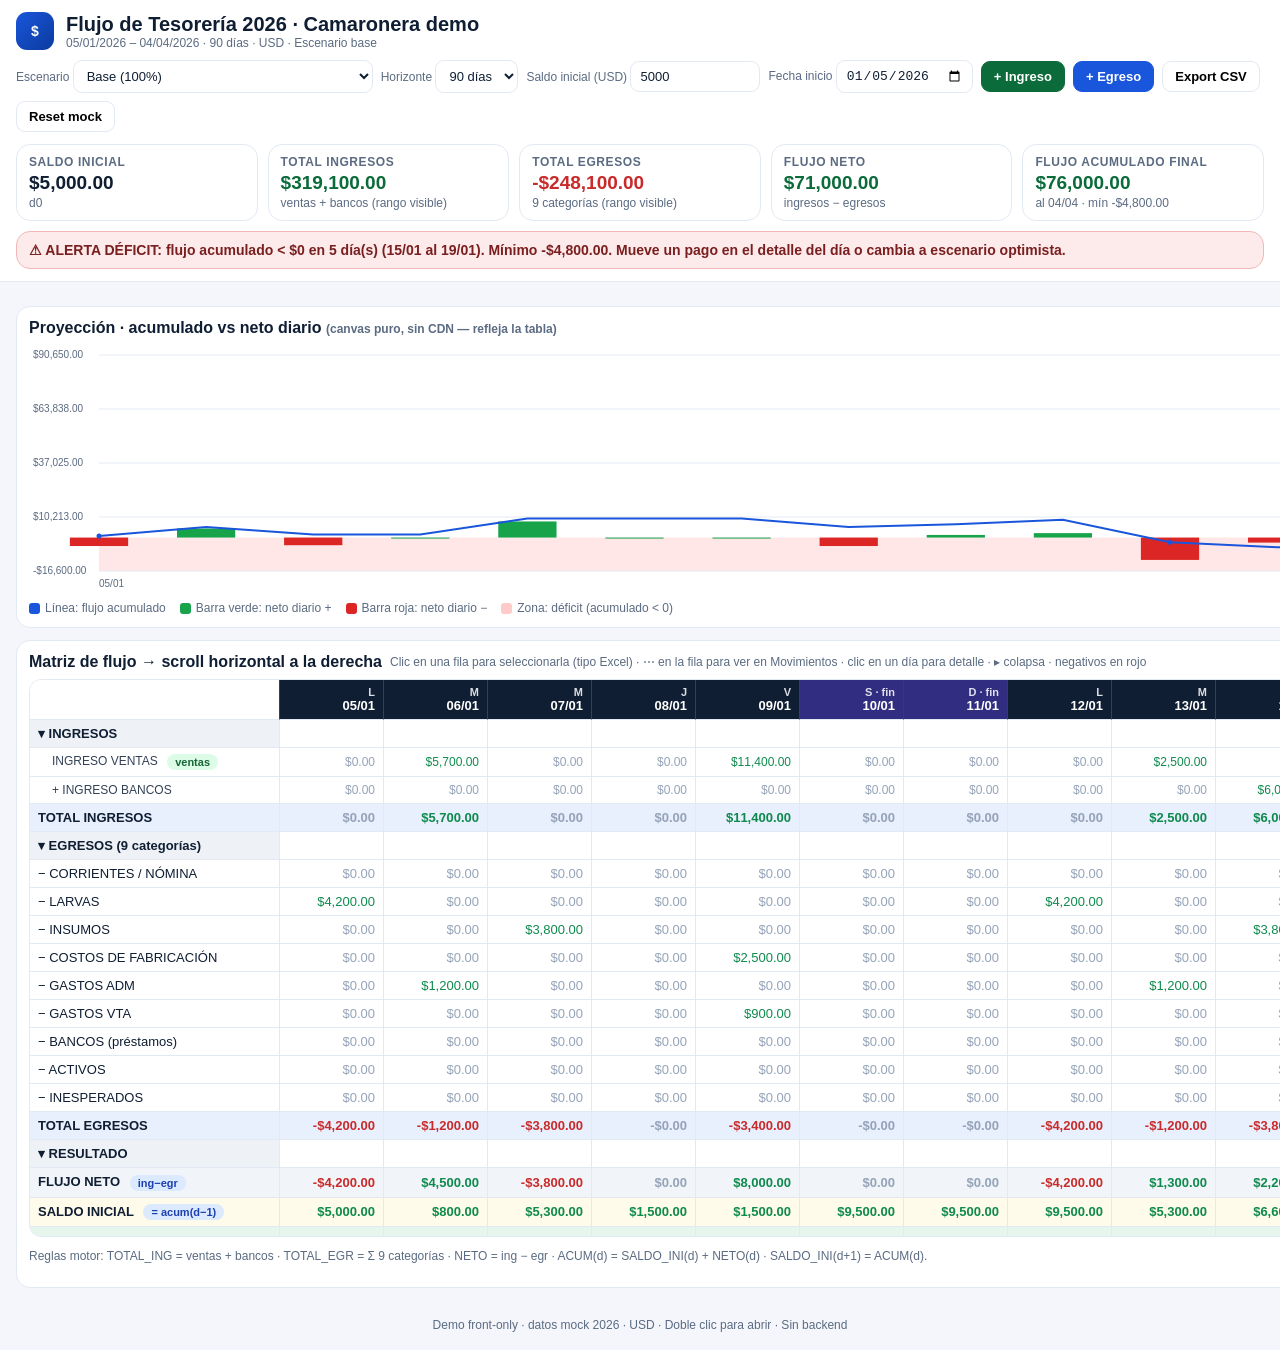
<file: docs/flujo-demo-2026.html>
<!DOCTYPE html>
<html lang="es-MX">
<head>
<meta charset="UTF-8">
<meta name="viewport" content="width=device-width, initial-scale=1.0">
<title>Flujo de Tesorería 2026 — Demo</title>
<!-- Single-file demo: sin dependencias. Todo inline (CSS+JS puros) para abrir con doble clic, con o sin internet.
     Si se desea, puede agregarse CDN (Tailwind/Chart.js); el render actual es el fallback puro garantizado. -->
<style>
  :root{
    --bg:#f4f6fb; --card:#ffffff; --ink:#0f1e33; --mut:#5b6b82; --line:#e3e9f2;
    --green:#0e8a4d; --green-bg:#e6f6ec; --red:#c92a2a; --red-bg:#fdeaea;
    --blue:#1a56db; --blue-bg:#e8effd; --amber:#b7791f; --amber-bg:#fdf3dd;
    --green-d:#0B6B3A; --blue-d:#0B3B9E; --radius:14px;
  }
  *{box-sizing:border-box}
  html,body{margin:0;padding:0}
  body{background:var(--bg);color:var(--ink);font-family:"Inter",-apple-system,"Segoe UI",Roboto,Arial,sans-serif;font-size:14px}
  .num,.kpi-val,td.monto,th.dia{font-variant-numeric:tabular-nums;font-feature-settings:"tnum" 1}
  header.top{position:sticky;top:0;z-index:50;background:var(--card);border-bottom:1px solid var(--line)}
  .wrap{max-width:1400px;margin:0 auto;padding:12px 16px}
  .brand{display:flex;align-items:center;gap:12px;flex-wrap:wrap}
  .logo{width:38px;height:38px;border-radius:11px;background:linear-gradient(135deg,#1a56db,#0B3B9E);color:#fff;display:flex;align-items:center;justify-content:center;font-weight:800}
  h1{font-size:20px;margin:0}
  .sub{color:var(--mut);font-size:12px}
  .controls{display:flex;gap:8px;flex-wrap:wrap;margin-top:10px;align-items:center}
  .controls label{font-size:12px;color:var(--mut)}
  select,input[type="date"],input[type="number"],input[type="text"]{border:1px solid var(--line);border-radius:9px;padding:7px 9px;font-size:13px;background:#fff;color:var(--ink)}
  button{border:1px solid var(--line);background:#fff;border-radius:9px;padding:7px 12px;font-size:13px;cursor:pointer;font-weight:600}
  button:hover{border-color:#b9c6da;background:#f8fafc}
  button.primary{background:var(--blue);border-color:var(--blue);color:#fff}
  button.success{background:var(--green-d);border-color:var(--green-d);color:#fff}
  button.warn{background:#fff}
  button:focus-visible,select:focus-visible,input:focus-visible,[tabindex]:focus-visible{outline:3px solid var(--blue);outline-offset:2px}
  .sr-only{position:absolute;width:1px;height:1px;padding:0;margin:-1px;overflow:hidden;clip:rect(0 0 0 0);white-space:nowrap;border:0}
  .kpis{display:grid;grid-template-columns:repeat(5,1fr);gap:10px;margin-top:12px}
  @media(max-width:900px){.kpis{grid-template-columns:repeat(2,1fr)}.kpis .kpi:last-child{grid-column:span 2}}
  .kpi{background:var(--card);border:1px solid var(--line);border-radius:var(--radius);padding:10px 12px}
  .kpi .t{font-size:12px;color:var(--mut);text-transform:uppercase;letter-spacing:.05em;font-weight:700}
  .kpi .v{font-size:19px;font-weight:800;margin-top:3px}
  .kpi .d{font-size:12px;color:var(--mut);margin-top:2px}
  .pos{color:var(--green-d)} .neg{color:var(--red)}
  .alert{display:none;margin-top:10px;border:1px solid #f3b7b7;background:var(--red-bg);color:#7a1f1f;border-radius:var(--radius);padding:10px 12px;font-weight:600}
  .alert.show{display:block}
  .alert.ok{display:block;border-color:#b7e3c5;background:var(--green-bg);color:#0c5a32}
  .grid2{display:grid;grid-template-columns:1fr;gap:12px;margin-top:12px}
  .card{background:var(--card);border:1px solid var(--line);border-radius:var(--radius);padding:12px}
  .card h2{font-size:16px;margin:0 0 8px 0}
  .hint{font-size:12px;color:var(--mut)}
  canvas#chart{width:100%;height:250px;display:block}
  .legend{display:flex;gap:14px;font-size:12px;color:var(--mut);margin-top:6px;flex-wrap:wrap}
  .dot{display:inline-block;width:11px;height:11px;border-radius:3px;margin-right:5px;vertical-align:middle}
  /* ===== Matriz horizontal ===== */
  .matriz-bar{display:flex;gap:8px;align-items:center;flex-wrap:wrap;margin-bottom:8px}
  .matriz-wrap{overflow:auto;max-height:62vh;border:1px solid var(--line);border-radius:12px;background:#fff}
  table.matriz{border-collapse:separate;border-spacing:0;min-width:max-content;font-size:13px}
  .matriz th,.matriz td{border-bottom:1px solid var(--line);border-right:1px solid var(--line);padding:6px 8px;white-space:nowrap;text-align:right}
  .matriz thead th{position:sticky;top:0;z-index:5;background:#0f1e33;color:#fff;border-right-color:#334155;min-width:104px;cursor:pointer}
  .matriz thead th .wd{display:block;font-size:11px;opacity:.85;font-weight:700}
  .matriz thead th .dt{display:block;font-size:13px;font-weight:800}
  .matriz thead th.fin{background:#312e81}
  .matriz thead th.defday{background:#7a1f1f}
  .matriz thead th.selday{background:var(--blue)}
  .matriz thead th.corner{left:0;z-index:8;min-width:250px;text-align:left;cursor:default}
  .matriz th.concept,.matriz th.corner{position:sticky;left:0;z-index:4;background:#fff;text-align:left;min-width:250px;max-width:250px;overflow:hidden;text-overflow:ellipsis}
  .matriz tbody th.concept{font-weight:400}
  .matriz tr.grp th.concept{background:#eef2f7;font-weight:800;cursor:pointer}
  .matriz tr.sub th.concept{padding-left:22px;color:#334155;font-weight:400}
  .matriz tr.total td,.matriz tr.total th{background:var(--blue-bg);font-weight:800}
  .matriz tr.neto td,.matriz tr.neto th{background:#f1f5f9;font-weight:800}
  .matriz tr.acum td,.matriz tr.acum th{background:#e6f6ec;font-weight:800}
  .matriz tr.saldoini td,.matriz tr.saldoini th{background:#fffbeb;font-weight:700}
  .matriz tr.liquido td,.matriz tr.liquido th{background:#f5f3ff;font-weight:800}
  .matriz td.neg{background:var(--red-bg);color:var(--red);font-weight:700}
  .matriz td.pos{color:var(--green)}
  .matriz td.cero{color:#94a3b8}
  .matriz tr.hidden{display:none}
  /* ===== Selección tipo Excel (una fila a la vez, sin conceptos en la matriz) ===== */
  .matriz tbody tr.selable th.concept{cursor:pointer}
  .matriz tbody tr.selable:hover th.concept,.matriz tbody tr.selable:hover td{background:#f7faff}
  .matriz tbody tr.selrow th.concept,.matriz tbody tr.selrow td{background:#eaf3ff!important;box-shadow:inset 3px 0 var(--blue)}
  .matriz tbody tr.selrow th.concept{font-weight:800;color:var(--blue-d)}
  .matriz tbody tr.selable:focus-visible{outline:3px solid var(--blue);outline-offset:-3px}
  .concept-in{display:flex;align-items:center;justify-content:space-between;gap:8px}
  .rowdots{display:none;border:1px solid #b9c6da;background:#fff;border-radius:7px;padding:1px 8px;font-size:15px;line-height:1.4;cursor:pointer;font-weight:800;letter-spacing:1px}
  tr.selrow .rowdots{display:inline-block}
  .rowdots:hover{background:var(--blue);border-color:var(--blue);color:#fff}
  .rowmenu{position:fixed;z-index:120;background:#fff;border:1px solid var(--line);border-radius:10px;box-shadow:0 10px 28px rgba(15,30,51,.18);padding:6px;min-width:210px}
  .rowmenu[hidden]{display:none}
  .rowmenu .rm-title{font-size:12px;color:var(--mut);font-weight:700;padding:6px 8px;text-transform:uppercase;letter-spacing:.04em}
  .rowmenu button.item{display:flex;width:100%;text-align:left;border:0;background:#fff;border-radius:7px;padding:9px 10px;font-size:13px;font-weight:600}
  .rowmenu button.item:hover{background:var(--blue-bg)}
  .movmodal{width:600px;max-width:96vw}
  .movmodal .sub{color:var(--mut);font-size:12px;margin:4px 0 6px 0}
  .movlist{max-height:52vh;overflow:auto;margin-top:10px;border:1px solid var(--line);border-radius:10px}
  table.movtab{width:100%;border-collapse:collapse;font-size:13px}
  table.movtab th{position:sticky;top:0;background:#0f1e33;color:#fff;text-align:left;padding:8px 10px;font-size:12px}
  table.movtab td{border-top:1px solid var(--line);padding:8px 10px;text-align:left;vertical-align:top}
  table.movtab td.num{text-align:right;white-space:nowrap}
  .movtotal{display:flex;justify-content:space-between;font-weight:800;padding:10px 2px 0 2px}
  .pill{display:inline-block;font-size:11px;font-weight:700;border-radius:99px;padding:2px 8px;margin-left:6px;vertical-align:middle}
  .pill.in{background:#dcfce7;color:#166534}.pill.out{background:#fee2e2;color:#991b1b}.pill.calc{background:#dbeafe;color:#1e40af}
  /* ===== Drawer ===== */
  .drawer{position:fixed;top:0;right:0;width:400px;max-width:94vw;height:100vh;background:#fff;border-left:1px solid var(--line);box-shadow:-12px 0 30px rgba(0,0,0,.12);transform:translateX(105%);visibility:hidden;transition:transform .22s ease,visibility .22s;z-index:90;display:flex;flex-direction:column}
  .drawer.open{transform:none;visibility:visible}
  @media (prefers-reduced-motion: reduce){.drawer{transition:none}}
  .drawer header{padding:14px 16px;border-bottom:1px solid var(--line);display:flex;justify-content:space-between;align-items:center}
  .drawer .body{padding:14px 16px;overflow:auto}
  .mov{border:1px solid var(--line);border-radius:10px;padding:8px;margin-bottom:8px}
  .mov .row1{display:flex;justify-content:space-between;font-weight:700}
  .mov .row2{display:flex;gap:6px;margin-top:7px;flex-wrap:wrap;align-items:center}
  .mov button{padding:4px 8px;font-size:12px}
  .mov .row2 button{min-height:44px;min-width:44px}
  /* ===== Modal ===== */
  .overlay{position:fixed;inset:0;background:rgba(15,30,51,.45);display:none;z-index:100;align-items:center;justify-content:center;padding:16px}
  .overlay.show{display:flex}
  .modal{background:#fff;border-radius:var(--radius);padding:18px;width:380px;max-width:94vw}
  .modal h3{margin:0 0 10px 0}
  .field{margin-bottom:10px}
  .field label{display:block;font-size:12px;color:var(--mut);margin-bottom:4px;font-weight:700}
  .field input,.field select{width:100%}
  .err{display:none;color:#7a1f1f;background:var(--red-bg);border:1px solid #f3b7b7;border-radius:9px;padding:7px 9px;font-size:13px;margin-bottom:10px}
  .err.show{display:block}
  .mrow{display:flex;gap:8px;justify-content:flex-end;margin-top:12px}
  footer{color:var(--mut);font-size:12px;text-align:center;padding:18px}
  .toolbar-note{font-size:12px;color:var(--mut)}
</style>
</head>
<body>

<header class="top">
  <div class="wrap">
    <div class="brand">
      <div class="logo">$</div>
      <div>
        <h1>Flujo de Tesorería 2026 · Camaronera demo</h1>
        <div class="sub" id="rangoLabel">05/01/2026 – 05/04/2026 · 90 días · USD · Saldo inicial editable</div>
      </div>
    </div>
    <div class="controls">
      <label>Escenario
        <select id="selEscenario">
          <option value="base" selected>Base (100%)</option>
          <option value="optimista">Optimista (cobros ×1.15, pagos ×0.95)</option>
          <option value="pesimista">Pesimista (cobros ×0.70, inesperados +10%)</option>
        </select>
      </label>
      <label>Horizonte
        <select id="selHorizonte">
          <option value="30">30 días</option>
          <option value="60">60 días</option>
          <option value="90" selected>90 días</option>
        </select>
      </label>
      <label>Saldo inicial (USD)
        <input type="number" id="inpSaldo" value="5000" step="100" min="0" style="width:130px">
      </label>
      <label>Fecha inicio
        <input type="date" id="inpFecha" value="2026-01-05">
      </label>
      <button class="success" id="btnIngreso">+ Ingreso</button>
      <button class="primary" id="btnEgreso">+ Egreso</button>
      <button id="btnCSV" title="Exportar matriz visible a CSV">Export CSV</button>
      <button id="btnReset" class="warn" title="Regenerar datos mock">Reset mock</button>
    </div>
    <div class="kpis">
      <div class="kpi"><div class="t">Saldo inicial</div><div class="v num" id="kSaldo">—</div><div class="d" id="kSaldoD">d0</div></div>
      <div class="kpi"><div class="t">Total ingresos</div><div class="v num pos" id="kIng">—</div><div class="d">ventas + bancos (rango visible)</div></div>
      <div class="kpi"><div class="t">Total egresos</div><div class="v num neg" id="kEgr">—</div><div class="d">9 categorías (rango visible)</div></div>
      <div class="kpi"><div class="t">Flujo neto</div><div class="v num" id="kNeto">—</div><div class="d">ingresos − egresos</div></div>
      <div class="kpi"><div class="t">Flujo acumulado final</div><div class="v num" id="kAcum">—</div><div class="d" id="kAcumD">—</div></div>
    </div>
    <div class="alert" id="alertBox"></div>
  </div>
</header>

<main class="wrap">
  <div class="grid2">
    <section class="card">
      <h2>Proyección · acumulado vs neto diario <span class="hint">(canvas puro, sin CDN — refleja la tabla)</span></h2>
      <canvas id="chart" height="250" role="img" aria-label="Gráfico de flujo: línea de acumulado y barras de neto diario. Resumen disponible en la matriz y los KPIs."></canvas>
      <div class="legend">
        <span><i class="dot" style="background:#1a56db"></i>Línea: flujo acumulado</span>
        <span><i class="dot" style="background:#16a34a"></i>Barra verde: neto diario +</span>
        <span><i class="dot" style="background:#dc2626"></i>Barra roja: neto diario −</span>
        <span><i class="dot" style="background:#fecaca"></i>Zona: déficit (acumulado &lt; 0)</span>
      </div>
    </section>

    <section class="card">
      <div class="matriz-bar">
        <h2 style="margin:0">Matriz de flujo → scroll horizontal a la derecha</h2>
        <span class="toolbar-note">Clic en una fila para seleccionarla (tipo Excel) · ⋯ en la fila para ver en Movimientos · clic en un día para detalle · ▸ colapsa · negativos en rojo</span>
      </div>
      <div class="matriz-wrap" id="matrizWrap">
        <table class="matriz" id="matriz"></table>
      </div>
      <p class="hint">Reglas motor: TOTAL_ING = ventas + bancos · TOTAL_EGR = Σ 9 categorías · NETO = ing − egr · ACUM(d) = SALDO_INI(d) + NETO(d) · SALDO_INI(d+1) = ACUM(d).</p>
    </section>
  </div>
</main>

<aside class="drawer" id="drawer" aria-label="Detalle del día">
  <header>
    <div><strong id="dwTitle">Detalle del día</strong><div class="sub" id="dwSub"></div></div>
    <button id="dwClose">✕</button>
  </header>
  <div class="body" id="dwBody"></div>
</aside>

<div class="rowmenu" id="rowmenu" hidden>
  <div class="rm-title" id="rowmenuTitle">Fila</div>
  <button class="item" id="rowmenuGo">Ver en Movimientos →</button>
</div>

<div class="overlay" id="movOverlay">
  <div class="modal movmodal" role="dialog" aria-modal="true" aria-labelledby="movTitle">
    <h3 id="movTitle">Movimientos</h3>
    <div class="sub" id="movSub"></div>
    <div class="movlist" id="movBody"></div>
    <div class="movtotal"><span id="movCount"></span><span class="num" id="movTotal"></span></div>
    <div class="mrow"><button id="movClose">Cerrar</button></div>
  </div>
</div>

<div class="overlay" id="overlay">
  <div class="modal" role="dialog" aria-modal="true" aria-labelledby="mTitle">
    <h3 id="mTitle">+ Ingreso</h3>
    <div class="err" id="mError" role="alert" aria-live="polite"></div>
    <div class="field"><label for="mFecha">Fecha</label><input type="date" id="mFecha"></div>
    <div class="field" id="fCliente"><label for="mCliente">Cliente</label><select id="mCliente"></select></div>
    <div class="field" id="fCategoria" style="display:none"><label for="mCategoria">Categoría de egreso</label><select id="mCategoria"></select></div>
    <div class="field" id="fBene" style="display:none"><label for="mBene">Beneficiario / concepto</label><input type="text" id="mBene" placeholder="Ej. Proveedor insumos" maxlength="80"></div>
    <div class="field" id="fBanco" style="display:none"><label for="mBanco">Cuenta (solo ingreso por bancos)</label>
      <select id="mBanco"><option>Préstamo Bco Pichincha</option><option>Préstamo Bco Guayaquil</option><option>Préstamo Bco Internacional</option><option>Otro ingreso bancario</option></select></div>
    <div class="field"><label for="mTipoIng">Tipo de ingreso (solo +Ingreso)</label>
      <select id="mTipoIng"><option value="venta">Por ventas (cliente)</option><option value="banco">Por bancos</option></select></div>
    <div class="field"><label for="mMonto">Monto USD</label><input type="number" id="mMonto" min="1" step="10" value="1000"></div>
    <div class="mrow"><button id="mCancel">Cancelar</button><button class="success" id="mSave">Guardar (recalcula)</button></div>
  </div>
</div>

<footer>Demo front-only · datos mock 2026 · USD · Doble clic para abrir · Sin backend</footer>

<script>
"use strict";
/* =====================================================================
   SECCIÓN 1 — DATA MOCK (partimos de cero, 2026, USD)
   ===================================================================== */
const CLIENTES = ["ACUICOLA ROMAR","AGROCAMARON","ARGUDO ZAMBRANO","CABRERA DAVILA","CAMARONERA CAMANMOR","PACIFICCAM","PRODUMAR","EXPORCAMBRIT"];
const CATEGORIAS = [
  {id:"NOMINA",  label:"CORRIENTES / NÓMINA"},
  {id:"LARVAS",  label:"LARVAS"},
  {id:"INSUMOS", label:"INSUMOS"},
  {id:"FABRICA", label:"COSTOS DE FABRICACIÓN"},
  {id:"GADM",    label:"GASTOS ADM"},
  {id:"GVTA",    label:"GASTOS VTA"},
  {id:"BANCOS",  label:"BANCOS (préstamos)"},
  {id:"ACTIVOS", label:"ACTIVOS"},
  {id:"INESPER", label:"INESPERADOS"}
];
const BENES = {NOMINA:["Nómina quincenal"],LARVAS:["Larvicultura Santa Rosa"],INSUMOS:["Balanceados Pronaca"],FABRICA:["Planta proceso"],GADM:["Oficina / servicios"],GVTA:["Fletes / comisiones"],BANCOS:["PICH 400K","PICH 700K","INTER 60K"],ACTIVOS:["Compra equipo"],INESPER:["Varios imprevistos"]};

// RNG con semilla: reset mock regenera exactamente lo mismo
function mulberry32(a){return function(){a|=0;a=a+0x6D2B79F5|0;let t=Math.imul(a^a>>>15,1|a);t=t+Math.imul(t^t>>>7,61|t)^t;return((t^t>>>14)>>>0)/4294967296}}
const rnd = mulberry32(20260105);
const pick=(r,arr)=>arr[Math.floor(r()*arr.length)];
const money=(r,min,max,step=100)=>Math.round((min+r()*(max-min))/step)*step;

const state = {
  dias: 90,
  horizonte: 90,
  saldoInicial0: 5000,
  escenario: "base",
  startISO: "2026-01-05",
  cobros: [],       // {id, cliente, dia, monto}
  ingBancos: [],    // {id, concepto, dia, monto}
  pagos: [],        // {id, bene, cat, dia, monto}
  ajustes: {},      // dia -> ajuste manual saldo líquido
  collapsed: new Set(),
  selDay: null,
  selRow: null,   // fila seleccionada tipo Excel (id de fila agregada, sin conceptos)
  seq: 1
};

function genMock(){
  state.cobros=[]; state.ingBancos=[]; state.pagos=[]; state.ajustes={}; state.seq=1;
  const r = mulberry32(20260105);
  // Cobros 2-3 por semana, $2,500–$18,000. Semana del 12–18 ene (días idx 7..13) casi sin cobros => semana negativa mock.
  for(let w=0; w<13; w++){
    const negWeek = (w===1); // segunda semana: déficit a propósito
    const n = negWeek ? 1 : 2 + Math.floor(r()*2); // 2-3 normal
    for(let k=0;k<n;k++){
      let dia = w*7 + Math.floor(r()*7);
      if(dia>89) continue;
      if(negWeek) dia = 8; // un solo cobro chico el 13/ene
      const monto = negWeek ? 2500 : money(r,2500,18000);
      state.cobros.push({id:"C"+(state.seq++), cliente: pick(r,CLIENTES), dia, monto});
    }
  }
  // Cobros fijos de calibración: semana del shock (15/ene: nómina+préstamos) queda
  // 5 días en negativo en base (días 10-14), se salva en optimista y se hunde en pesimista.
  state.cobros.push({id:"C"+(state.seq++), cliente:"ARGUDO ZAMBRANO", dia:10, monto:5500}); // cobro parcial el día del shock
  state.cobros.push({id:"C"+(state.seq++), cliente:"PACIFICCAM", dia:15, monto:16000});      // recuperación
  state.cobros.push({id:"C"+(state.seq++), cliente:"PRODUMAR", dia:18, monto:13000});        // recuperación
  // Ingresos por bancos: 3 desembolsos puntuales
  [{dia:9,monto:6000,concepto:"Préstamo Bco Pichincha"},{dia:40,monto:5000,concepto:"Préstamo Bco Guayaquil"},{dia:70,monto:4500,concepto:"Préstamo Bco Internacional"}]
    .forEach(o=>state.ingBancos.push({id:"B"+(state.seq++),...o}));
  // Egresos fijos
  const add=(bene,cat,dia,monto)=>state.pagos.push({id:"P"+(state.seq++),bene,cat,dia,monto});
  const lastDay=(y,m)=>new Date(y,m+1,0).getDate();
  // NÓMINA quincenal $11,000 (15 y fin de mes)
  [[2026,0],[2026,1],[2026,2],[2026,3]].forEach(([y,m])=>{
    add("Nómina quincenal","NOMINA", idxOf(y,m,15), 11000);
    add("Nómina quincenal","NOMINA", idxOf(y,m,lastDay(y,m)), 11000);
  });
  // Semanales / recurrentes
  for(let d=0; d<90; d++){
    const dt = dateFor(d), wd = dt.getDay();
    if(wd===1) add("Larvicultura Santa Rosa","LARVAS",d,4200);       // lunes
    if(wd===3) add("Balanceados Pronaca","INSUMOS",d,3800);          // miércoles
    if(wd===5) add("Planta proceso","FABRICA",d,2500);               // viernes
    if(wd===2) add("Oficina / servicios","GADM",d,1200);             // martes
    if(d%10===4) add("Fletes / comisiones","GVTA",d,900);
    if(r()<0.05) add("Varios imprevistos","INESPER",d,money(r,300,2500,50)); // ~5% aleatorio
  }
  // Préstamos día 15 (mismo día que nómina en ene => déficit): 1850+2900+850
  [[2026,0],[2026,1],[2026,2]].forEach(([y,m])=>{
    const d=idxOf(y,m,15);
    add("PICH 400K","BANCOS",d,1850); add("PICH 700K","BANCOS",d,2900); add("INTER 60K","BANCOS",d,850);
  });
  // ACTIVOS puntuales (el de ene cae en la semana negativa)
  add("Compra equipo bombeo","ACTIVOS", idxOf(2026,0,19), 8000);
  add("Camioneta reparto","ACTIVOS", idxOf(2026,2,10), 8500);
}
function startDate(){ const [y,m,d]=state.startISO.split("-").map(Number); return new Date(y,m-1,d); }
function dateFor(i){ const s=startDate(); const t=new Date(s); t.setDate(s.getDate()+i); return t; }
function idxOf(y,m,day){ const s=startDate(); const t=new Date(y,m-1,day); return Math.round((t-s)/86400000); }
const isoOf = d => d.getFullYear()+"-"+String(d.getMonth()+1).padStart(2,"0")+"-"+String(d.getDate()).padStart(2,"0");
const fmtUSD = new Intl.NumberFormat("en-US",{style:"currency",currency:"USD"});
const fmt = n => fmtUSD.format(n);
// Escape para strings de usuario antes de inyectar en HTML (OWASP XSS)
const esc = s => String(s).replace(/[&<>"']/g,c=>({"&":"&amp;","<":"&lt;",">":"&gt;",'"':"&quot;","'":"&#39;"}[c]));
// Paleta única del gráfico (tokens, sin hardcodes dispersos)
const CH = {line:"#1a56db", pos:"#16a34a", neg:"#dc2626", def:"#fecaca", grid:"#e3e9f2", txt:"#5b6b82"};
const WD = ["D","L","M","M","J","V","S"];
const ddmm = d => String(d.getDate()).padStart(2,"0")+"/"+String(d.getMonth()+1).padStart(2,"0");

/* =====================================================================
   SECCIÓN 2 — MOTOR DE CÁLCULO (funciones puras)
   Reglas: TOTAL_ING=ventas+bancos · TOTAL_EGR=Σ9cats · NETO=ing-egr
           ACUM(d)=SALDO_INI(d)+NETO(d) · SALDO_INI(d+1)=ACUM(d)
   ===================================================================== */
function mults(){
  if(state.escenario==="optimista") return {cob:1.15, pag:0.95, inesp:0.95};
  if(state.escenario==="pesimista") return {cob:0.70, pag:1.00, inesp:1.10};
  return {cob:1, pag:1, inesp:1};
}
function calcDay(d, m){
  const inD = a => a.filter(x=>x.dia===d);
  const ingV = inD(state.cobros).reduce((s,x)=>s+x.monto*m.cob,0);
  const ingB = inD(state.ingBancos).reduce((s,x)=>s+x.monto*m.cob,0);
  const totIng = ingV + ingB;
  const cats = {};
  CATEGORIAS.forEach(c=>{
    const k = c.id==="INESPER" ? m.inesp : m.pag;
    cats[c.id] = state.pagos.filter(p=>p.dia===d && p.cat===c.id).reduce((s,p)=>s+p.monto*k,0);
  });
  const totEgr = Object.values(cats).reduce((a,b)=>a+b,0);
  return {ingV, ingB, totIng, cats, totEgr, neto: totIng - totEgr};
}
let RES = []; // [{saldoIni, ...calc, acum, liquido}]
function calcRange(){
  const m = mults();
  RES = [];
  let saldoIni = state.saldoInicial0;
  for(let d=0; d<state.dias; d++){
    const c = calcDay(d, m);
    const acum = saldoIni + c.neto;                       // FLUJO_ACUMULADO(d)
    const liquido = acum + (state.ajustes[d]||0);         // conciliación manual
    // desglose por cliente (ventas del día)
    const porCli = {};
    CLIENTES.forEach(cl=>porCli[cl]=state.cobros.filter(x=>x.dia===d&&x.cliente===cl).reduce((s,x)=>s+x.monto*m.cob,0));
    RES.push({...c, saldoIni, acum, liquido, porCli});
    saldoIni = acum;                                      // arrastre d+1
  }
  return RES;
}

/* =====================================================================
   SECCIÓN 3 — RENDER MATRIZ (sticky-left + sticky-top + scroll-x)
   ===================================================================== */
const $ = id => document.getElementById(id);
const matriz = $("matriz");
const cell = (v, extra="") => {
  const cls = v<0 ? "neg" : (v>0 ? "pos" : "cero");
  return `<td class="monto num ${cls} ${extra}">${fmt(v)}</td>`;
};
function visibleDays(){ return Math.min(state.horizonte, state.dias); }

function render(){
  calcRange();
  const N = visibleDays();
  hideRowMenu();
  renderHeader(N); renderKPIs(N); renderAlert(N); renderChart(N);
  if(state.selDay!=null && state.selDay<N) renderDrawer(state.selDay);
}

/* Etiquetas de filas agregadas (la matriz NO muestra conceptos individuales) */
function rowLabel(id){
  if(id==="ventas") return "Ingreso · Ventas";
  if(id==="ingBancos") return "Ingreso · Bancos";
  if(id==="totalIng") return "Total ingresos";
  if(id==="totalEgr") return "Total egresos";
  if(id==="neto") return "Flujo neto";
  if(id==="saldoini") return "Saldo inicial";
  if(id==="acum") return "Flujo acumulado";
  if(id==="liquido") return "Saldo líquido";
  if(id && id.startsWith("cat:")){
    const c=CATEGORIAS.find(x=>x.id===id.slice(4));
    return c ? ("Egreso · "+c.label) : id;
  }
  return id || "Fila";
}

function renderHeader(N){
  let h = `<caption class="sr-only">Matriz de flujo de tesorería diario en USD: ingresos por ventas y bancos, egresos por categoría, neto, saldos y acumulado. Sin conceptos individuales.</caption><thead><tr><th class="corner" scope="col">CONCEPTO ▸ colapsable</th>`;
  for(let d=0; d<N; d++){
    const dt=dateFor(d), fin=(dt.getDay()===0||dt.getDay()===6);
    const def = RES[d].acum<0 ? "defday" : "";
    const sel = state.selDay===d ? "selday" : "";
    h += `<th class="dia ${fin?"fin":""} ${def} ${sel}" scope="col" tabindex="0" data-dia="${d}" title="Clic o Enter para ver detalle" aria-label="Ver detalle del día ${ddmm(dt)}"><span class="wd">${WD[dt.getDay()]}${fin?" · fin":""}</span><span class="dt">${ddmm(dt)}</span></th>`;
  }
  matriz.innerHTML = h + `</tr></thead><tbody id="mb"></tbody>`;
  matriz.querySelectorAll("th.dia").forEach(th=>{
    th.onclick=()=>selectDay(+th.dataset.dia);
    th.onkeydown=e=>{if(e.key==="Enter"||e.key===" "){e.preventDefault();selectDay(+th.dataset.dia);}};
  });
  const tb = $("mb");
  const rows = [];
  const hid = g => state.collapsed.has(g) ? "hidden" : "";
  const sel = id => state.selRow===id ? "selrow" : "";
  // Botón ⋯ solo visible en la fila seleccionada (CSS: tr.selrow .rowdots)
  const dots = id => state.selRow===id
    ? `<button class="rowdots" data-rowmenu="${id}" aria-label="Opciones de la fila ${esc(rowLabel(id))}" title="Opciones de fila">⋯</button>` : ``;
  const concept = (label,rowId) => `<span class="concept-in"><span>${label}</span>${dots(rowId)}</span>`;
  // NOTA: vista de flujo agregada por categoría/grupo. Los conceptos individuales
  // (cliente / beneficiario) NO se muestran aquí; viven en Movimientos.
  // --- INGRESOS (agregado, sin desglose por cliente) ---
  rows.push(`<tr class="grp" data-grp="ing"><td class="concept">${state.collapsed.has("ing")?"▸":"▾"} INGRESOS</td>${"<td></td>".repeat(N)}</tr>`);
  rows.push(`<tr class="selable sub ${hid("ing")} ${sel("ventas")}" data-row="ventas"><td class="concept">${concept("INGRESO VENTAS <span class='pill in'>ventas</span>","ventas")}</td>` +
    RES.slice(0,N).map(r=>cell(r.ingV)).join("") + `</tr>`);
  rows.push(`<tr class="selable sub ${hid("ing")} ${sel("ingBancos")}" data-row="ingBancos"><td class="concept">${concept("+ INGRESO BANCOS","ingBancos")}</td>` +
    RES.slice(0,N).map(r=>cell(r.ingB)).join("") + `</tr>`);
  rows.push(`<tr class="selable total ${hid("ing")} ${sel("totalIng")}" data-row="totalIng"><td class="concept">${concept("TOTAL INGRESOS","totalIng")}</td>` +
    RES.slice(0,N).map(r=>cell(r.totIng)).join("") + `</tr>`);
  // --- EGRESOS 9 cats (agregado por categoría, sin beneficiario) ---
  rows.push(`<tr class="grp" data-grp="egr"><td class="concept">${state.collapsed.has("egr")?"▸":"▾"} EGRESOS (9 categorías)</td>${"<td></td>".repeat(N)}</tr>`);
  CATEGORIAS.forEach(c=>{
    const id="cat:"+c.id;
    rows.push(`<tr class="selable ${hid("egr")} ${sel(id)}" data-row="${id}"><td class="concept">${concept("− "+c.label,id)}</td>` +
      RES.slice(0,N).map(r=>cell(r.cats[c.id])).join("") + `</tr>`);
  });
  rows.push(`<tr class="selable total ${hid("egr")} ${sel("totalEgr")}" data-row="totalEgr"><td class="concept">${concept("TOTAL EGRESOS","totalEgr")}</td>` +
    RES.slice(0,N).map(r=>cell(-r.totEgr,"neg")).join("") + `</tr>`);
  // --- RESULTADO ---
  rows.push(`<tr class="grp" data-grp="res"><td class="concept">${state.collapsed.has("res")?"▸":"▾"} RESULTADO</td>${"<td></td>".repeat(N)}</tr>`);
  rows.push(`<tr class="selable neto ${hid("res")} ${sel("neto")}" data-row="neto"><td class="concept">${concept("FLUJO NETO <span class='pill calc'>ing−egr</span>","neto")}</td>` +
    RES.slice(0,N).map(r=>cell(r.neto)).join("") + `</tr>`);
  rows.push(`<tr class="selable saldoini ${hid("res")} ${sel("saldoini")}" data-row="saldoini"><td class="concept">${concept("SALDO INICIAL <span class='pill calc'>= acum(d−1)</span>","saldoini")}</td>` +
    RES.slice(0,N).map(r=>cell(r.saldoIni)).join("") + `</tr>`);
  rows.push(`<tr class="selable acum ${hid("res")} ${sel("acum")}" data-row="acum"><td class="concept">${concept("FLUJO ACUMULADO","acum")}</td>` +
    RES.slice(0,N).map(r=>`<td class="monto num ${r.acum<0?"neg":"pos"}">${fmt(r.acum)}</td>`).join("") + `</tr>`);
  rows.push(`<tr class="selable liquido ${hid("res")} ${sel("liquido")}" data-row="liquido"><td class="concept">${concept("SALDO LÍQUIDO BANCOS <span class='pill calc'>ajustable</span>","liquido")}</td>` +
    RES.slice(0,N).map(r=>`<td class="monto num ${r.liquido<0?"neg":"pos"}">${fmt(r.liquido)}</td>`).join("") + `</tr>`);
  tb.innerHTML = rows.join("").replace(/<td class="concept">([\s\S]*?)<\/td>/g, '<th class="concept" scope="row">$1</th>');
  tb.querySelectorAll("tr.grp").forEach(tr=>{
    const g=tr.dataset.grp;
    const toggle=()=>{
      state.collapsed.has(g)?state.collapsed.delete(g):state.collapsed.add(g);
      render();
    };
    tr.onclick=toggle;
    tr.tabIndex=0;
    tr.setAttribute("aria-expanded", String(!state.collapsed.has(g)));
    tr.setAttribute("aria-label", "Colapsar o expandir grupo");
    tr.onkeydown=e=>{if(e.key==="Enter"||e.key===" "){e.preventDefault();toggle();}};
  });
  // --- Selección tipo Excel: una fila sombreada a la vez ---
  tb.querySelectorAll("tr.selable").forEach(tr=>{
    const id=tr.dataset.row;
    tr.tabIndex=0;
    tr.setAttribute("aria-selected", String(state.selRow===id));
    tr.setAttribute("aria-label", rowLabel(id)+". Enter para seleccionar.");
    tr.onclick=e=>{
      if(e.target.closest(".rowdots")) return; // el ⋯ abre su propio menú
      selectRow(id);
    };
    tr.onkeydown=e=>{
      if(e.key==="Enter"||e.key===" "){e.preventDefault();selectRow(id);}
      else if(e.key==="ArrowDown"||e.key==="ArrowUp"){e.preventDefault();stepRow(id,e.key==="ArrowDown"?1:-1);}
      else if(e.key==="Escape"){clearRowSel();}
    };
  });
  tb.querySelectorAll(".rowdots").forEach(b=>{
    b.onclick=e=>{e.stopPropagation();toggleRowMenu(b);};
  });
  // Etiqueta de rango
  $("rangoLabel").textContent = ddmm(dateFor(0))+"/2026 – "+ddmm(dateFor(N-1))+"/2026 · "+N+" días · USD · Escenario "+state.escenario;
}

function renderKPIs(N){
  const s = RES.slice(0,N);
  const tI=s.reduce((a,r)=>a+r.totIng,0), tE=s.reduce((a,r)=>a+r.totEgr,0), tN=tI-tE;
  $("kSaldo").textContent = fmt(state.saldoInicial0);
  $("kIng").textContent = fmt(tI);
  $("kEgr").textContent = fmt(-tE);
  const kn=$("kNeto"); kn.textContent=fmt(tN); kn.className="v num "+(tN<0?"neg":"pos");
  const ka=$("kAcum"); const last=s[s.length-1].acum;
  ka.textContent=fmt(last); ka.className="v num "+(last<0?"neg":"pos");
  $("kAcumD").textContent = "al "+ddmm(dateFor(N-1))+" · mín "+fmt(Math.min(...s.map(r=>r.acum)));
}

function renderAlert(N){
  const box=$("alertBox");
  const negs=[]; for(let d=0;d<N;d++) if(RES[d].acum<0) negs.push(d);
  if(negs.length){
    const a=dateFor(negs[0]), b=dateFor(negs[negs.length-1]);
    box.className="alert show";
    box.textContent=`⚠ ALERTA DÉFICIT: flujo acumulado < $0 en ${negs.length} día(s) (${ddmm(a)} al ${ddmm(b)}). Mínimo ${fmt(Math.min(...negs.map(d=>RES[d].acum)))}. Mueve un pago en el detalle del día o cambia a escenario optimista.`;
  } else {
    box.className="alert ok";
    box.textContent=`✓ Sin déficit en el horizonte visible (acumulado ≥ $0 los ${N} días, escenario ${state.escenario}).`;
  }
}

/* =====================================================================
   SECCIÓN 4 — GRÁFICO (canvas puro: línea acumulado + barras neto)
   ===================================================================== */
function renderChart(N){
  const cv=$("chart"), ctx=cv.getContext("2d");
  const W=cv.clientWidth||cv.parentElement.clientWidth-24, H=250, dpr=window.devicePixelRatio||1;
  cv.width=W*dpr; cv.height=H*dpr; ctx.scale(dpr,dpr);
  ctx.clearRect(0,0,W,H);
  const data=RES.slice(0,N);
  const pad={l:70,r:10,t:10,b:24}, iw=W-pad.l-pad.r, ih=H-pad.t-pad.b;
  const vals=[...data.map(r=>r.acum),...data.map(r=>r.neto),0];
  let mn=Math.min(...vals), mx=Math.max(...vals); if(mx===mn){mx=mn+1}
  const negN=data.filter(r=>r.acum<0).length;
  cv.setAttribute("aria-label",`Gráfico de flujo, ${N} días, escenario ${state.escenario}: acumulado mínimo ${fmt(Math.round(mn))}, máximo ${fmt(Math.round(mx))}, ${negN} días en déficit.`);
  const y=v=>pad.t+ih-(v-mn)/(mx-mn)*ih, x=d=>pad.l+iw*(N===1?.5:d/(N-1));
  // zona déficit
  if(mn<0){ctx.fillStyle=CH.def;ctx.globalAlpha=.45;ctx.fillRect(pad.l,Math.min(y(0),y(mn)),iw,Math.abs(y(0)-y(mn)));ctx.globalAlpha=1;}
  // grid + eje
  ctx.strokeStyle=CH.grid;ctx.fillStyle=CH.txt;ctx.font="10px sans-serif";ctx.lineWidth=1;
  for(let g=0;g<=4;g++){const v=mn+(mx-mn)*g/4,yy=y(v);ctx.beginPath();ctx.moveTo(pad.l,yy);ctx.lineTo(W-pad.r,yy);ctx.stroke();ctx.fillText(fmt(Math.round(v)),4,yy+3);}
  // barras neto
  const bw=Math.max(1,iw/N*0.55);
  data.forEach((r,d)=>{ctx.fillStyle=r.neto<0?CH.neg:CH.pos;const y0=y(0),y1=y(r.neto);ctx.fillRect(x(d)-bw/2,Math.min(y0,y1),bw,Math.max(1,Math.abs(y1-y0)));});
  // línea acumulado
  ctx.strokeStyle=CH.line;ctx.lineWidth=2;ctx.beginPath();
  data.forEach((r,d)=>{d?ctx.lineTo(x(d),y(r.acum)):ctx.moveTo(x(d),y(r.acum));});
  ctx.stroke();
  ctx.fillStyle=CH.line;
  data.forEach((r,d)=>{if(d%10===0||d===N-1){ctx.beginPath();ctx.arc(x(d),y(r.acum),2.5,0,7);ctx.fill();}});
  // etiquetas fechas extremos
  ctx.fillStyle=CH.txt;ctx.fillText(ddmm(dateFor(0)),pad.l,H-8);
  const t2=ddmm(dateFor(N-1));ctx.fillText(t2,W-pad.r-ctx.measureText(t2).width,H-8);
}

/* =====================================================================
   SECCIÓN 5 — DRAWER detalle-día + simulador mover pago ±7 días
   ===================================================================== */
function openDrawer(){$("drawer").classList.add("open");}
function closeDrawer(){$("drawer").classList.remove("open");state.selDay=null;matriz.querySelectorAll("th.dia.selday").forEach(th=>th.classList.remove("selday"));}
// Selección ligera: solo actualiza clases + drawer (sin reconstruir la matriz)
function selectDay(d){state.selDay=d;matriz.querySelectorAll("th.dia").forEach(th=>th.classList.toggle("selday",+th.dataset.dia===d));renderDrawer(d);openDrawer();}

/* =====================================================================
   SECCIÓN 5b — SELECCIÓN DE FILA tipo Excel + ⋯ → Movimientos
   La matriz es agregada (sin conceptos). El detalle vive en Movimientos.
   ===================================================================== */
function selectRow(id){
  hideRowMenu();
  state.selRow = (state.selRow===id) ? null : id; // toggle como Excel
  render();
  // devolver el foco a la fila seleccionada (navegación por teclado)
  if(state.selRow){
    const tr=matriz.querySelector(`tr.selable[data-row="${CSS.escape(state.selRow)}"]`);
    if(tr) tr.focus({preventScroll:true});
  }
}
function clearRowSel(){ if(state.selRow){state.selRow=null;hideRowMenu();render();} }
function stepRow(id,delta){
  const list=[...matriz.querySelectorAll("tr.selable")].filter(tr=>!tr.classList.contains("hidden"));
  const i=list.findIndex(tr=>tr.dataset.row===id);
  const nx=list[i+delta];
  if(nx) selectRow(nx.dataset.row);
}
function hideRowMenu(){const m=$("rowmenu");if(m)m.hidden=true;}
function toggleRowMenu(btn){
  const m=$("rowmenu"), id=btn.dataset.rowmenu;
  if(!m.hidden && m.dataset.for===id){hideRowMenu();return;}
  m.dataset.for=id;
  $("rowmenuTitle").textContent=rowLabel(id);
  const r=btn.getBoundingClientRect();
  m.hidden=false;
  const mw=230, mh=96;
  m.style.left=Math.min(window.innerWidth-mw-8,Math.max(8,r.left))+"px";
  m.style.top=Math.min(window.innerHeight-mh-8,r.bottom+6)+"px";
  $("rowmenuGo").focus();
}
// Movimientos que componen una fila agregada (rango visible, con escenario aplicado)
function rowMovements(rowId,N){
  const m=mults(), out=[];
  const push=(dia,tipo,detalle,cat,monto,kind,id)=>{ if(dia>=0&&dia<N) out.push({dia,fecha:ddmm(dateFor(dia)),tipo,detalle,cat,monto,kind,id}); };
  if(rowId==="ventas") state.cobros.forEach(x=>push(x.dia,"Ingreso · venta",x.cliente,"Ventas",x.monto*m.cob,"cobro",x.id));
  else if(rowId==="ingBancos") state.ingBancos.forEach(x=>push(x.dia,"Ingreso · banco",x.concepto,"Bancos",x.monto*m.cob,"banco",x.id));
  else if(rowId==="totalIng"){
    state.cobros.forEach(x=>push(x.dia,"Ingreso · venta",x.cliente,"Ventas",x.monto*m.cob,"cobro",x.id));
    state.ingBancos.forEach(x=>push(x.dia,"Ingreso · banco",x.concepto,"Bancos",x.monto*m.cob,"banco",x.id));
  }
  else if(rowId && rowId.startsWith("cat:")){
    const cat=rowId.slice(4);
    state.pagos.filter(p=>p.cat===cat).forEach(p=>push(p.dia,"Egreso",p.bene,cat,-p.monto*(cat==="INESPER"?m.inesp:m.pag),"pago",p.id));
  }
  else if(rowId==="totalEgr") state.pagos.forEach(p=>push(p.dia,"Egreso",p.bene,p.cat,-p.monto*(p.cat==="INESPER"?m.inesp:m.pag),"pago",p.id));
  else if(rowId==="neto"){
    state.cobros.forEach(x=>push(x.dia,"Ingreso · venta",x.cliente,"Ventas",x.monto*m.cob,"cobro",x.id));
    state.ingBancos.forEach(x=>push(x.dia,"Ingreso · banco",x.concepto,"Bancos",x.monto*m.cob,"banco",x.id));
    state.pagos.forEach(p=>push(p.dia,"Egreso",p.bene,p.cat,-p.monto*(p.cat==="INESPER"?m.inesp:m.pag),"pago",p.id));
  }
  out.sort((a,b)=>a.dia-b.dia);
  return out;
}
function openMovimientos(rowId){
  hideRowMenu();
  const N=visibleDays(), list=rowMovements(rowId,N);
  $("movTitle").textContent="Movimientos · "+rowLabel(rowId);
  $("movSub").textContent=ddmm(dateFor(0))+"/2026 – "+ddmm(dateFor(N-1))+"/2026 · escenario "+state.escenario;
  if(!list.length){
    const calc=["saldoini","acum","liquido"].includes(rowId);
    $("movBody").innerHTML=`<p class="hint" style="padding:12px">${calc?"Fila calculada: no tiene movimientos directos. Sus componentes se consultan en las filas de ingresos/egresos.":"Sin movimientos en el rango visible para esta fila."}</p>`;
    $("movCount").textContent="0 movimientos";
    $("movTotal").textContent="";
  } else {
    $("movBody").innerHTML=`<table class="movtab"><thead><tr><th>Fecha</th><th>Tipo</th><th>Concepto / detalle</th><th style="text-align:right">Monto USD</th></tr></thead><tbody>`+
      list.map(o=>`<tr><td class="num">${o.fecha}</td><td>${esc(o.tipo)}<br><small style="color:var(--mut)">${esc(o.cat)}</small></td><td><strong>${esc(o.detalle)}</strong></td><td class="num ${o.monto<0?"neg":"pos"}">${fmt(o.monto)}</td></tr>`).join("")+
      `</tbody></table>`;
    const tot=list.reduce((s,o)=>s+o.monto,0);
    $("movCount").textContent=list.length+" movimiento(s)";
    $("movTotal").textContent="Total "+fmt(tot);
    $("movTotal").className="num "+(tot<0?"neg":"pos");
  }
  $("movOverlay").classList.add("show");
  setTimeout(()=>$("movClose").focus(),0);
}
function closeMovimientos(){$("movOverlay").classList.remove("show");}
function moveItem(kind,id,delta){
  const arr = kind==="cobro"?state.cobros:kind==="banco"?state.ingBancos:state.pagos;
  const it=arr.find(x=>x.id===id); if(!it) return;
  it.dia=Math.min(state.dias-1,Math.max(0,it.dia+delta));
  render();
}
function renderDrawer(d){
  $("dwTitle").textContent="Día "+WD[dateFor(d).getDay()]+" "+ddmm(dateFor(d))+"/2026";
  const r=RES[d];
  $("dwSub").textContent=`Neto ${fmt(r.neto)} · Acumulado ${fmt(r.acum)} · Líquido ${fmt(r.liquido)}`;
  const m=mults();
  const li=(kind,id,titulo,montoBase,tag)=>`
    <div class="mov"><div class="row1"><span>${titulo}</span><span class="num ${montoBase<0?"neg":"pos"}">${fmt(montoBase)}</span></div>
    <div class="hint">${tag} · escenario aplica ×${kind==="pago"?"pag":"cob"}</div>
    <div class="row2"><span class="hint">Simular mover pago:</span>
      <button onclick="__mv('${kind}','${id}',-7)">−7d</button>
      <button onclick="__mv('${kind}','${id}',-1)">−1d</button>
      <button onclick="__mv('${kind}','${id}',1)">+1d</button>
      <button onclick="__mv('${kind}','${id}',7)">+7d</button>
    </div></div>`;
  let h=`<div class="mov"><div class="row1"><span>Ingresos ventas</span><span class="num pos">${fmt(r.ingV)}</span></div>
    <div class="row1"><span>Ingresos bancos</span><span class="num pos">${fmt(r.ingB)}</span></div>
    <div class="row1"><span>Total egresos</span><span class="num neg">${fmt(-r.totEgr)}</span></div></div>`;
  state.cobros.filter(x=>x.dia===d).forEach(x=>h+=li("cobro",x.id,"💰 "+esc(x.cliente),x.monto*m.cob,"cobro venta"));
  state.ingBancos.filter(x=>x.dia===d).forEach(x=>h+=li("banco",x.id,"🏦 "+esc(x.concepto),x.monto*m.cob,"ingreso banco"));
  state.pagos.filter(x=>x.dia===d).forEach(x=>h+=li("pago",x.id,"🧾 "+esc(x.bene)+" <small>("+x.cat+")</small>",-x.monto*(x.cat==="INESPER"?m.inesp:m.pag),"egreso"));
  if(!state.cobros.some(x=>x.dia===d)&&!state.pagos.some(x=>x.dia===d)&&!state.ingBancos.some(x=>x.dia===d))
    h+=`<p class="hint">Sin movimientos este día. Usa +Ingreso / +Egreso para simular.</p>`;
  h+=`<div class="mov"><div class="row1"><span>Saldo líquido (conciliación)</span><span class="num">${fmt(r.liquido)}</span></div>
    <div class="row2"><span class="hint">Ajuste manual día:</span>
    <input type="number" id="dwAjuste" step="50" value="${state.ajustes[d]||0}" style="width:120px">
    <button onclick="__aj(${d})">Aplicar</button></div></div>`;
  $("dwBody").innerHTML=h;
}
window.__mv=(k,id,dl)=>moveItem(k,id,dl);
window.__aj=d=>{state.ajustes[d]=+($("dwAjuste").value||0);render();};

/* =====================================================================
   SECCIÓN 6 — EVENTOS (modal, CSV, reset, fecha, escenario)
   ===================================================================== */
let modalMode="ingreso", lastFocus=null;
function errMsg(t){const e=$("mError");if(!t){e.classList.remove("show");e.textContent="";}else{e.textContent=t;e.classList.add("show");}}
function paintModalFields(){
  const isIng = modalMode==="ingreso";
  $("mTitle").textContent = isIng?"+ Ingreso":"+ Egreso";
  $("fCliente").style.display = isIng&&$("mTipoIng").value==="venta"?"block":"none";
  $("fBanco").style.display = isIng&&$("mTipoIng").value==="banco"?"block":"none";
  $("fCategoria").style.display = isIng?"none":"block";
  $("fBene").style.display = isIng?"none":"block";
  document.querySelector('#mTipoIng').closest('.field').style.display = isIng?"block":"none";
}
function openModal(mode,opener){
  modalMode=mode; lastFocus=opener||document.activeElement; errMsg("");
  paintModalFields();
  $("mFecha").value = isoOf(dateFor(state.selDay??0));
  $("overlay").classList.add("show");
  setTimeout(()=>$("mFecha").focus(),0);
}
function openModalKeep(){paintModalFields();}
function closeModal(){$("overlay").classList.remove("show");if(lastFocus&&lastFocus.focus)lastFocus.focus();}
function saveModal(){
  const monto=+($("mMonto").value||0);
  if(!(monto>0)){errMsg("El monto debe ser mayor a 0 USD.");$("mMonto").focus();return;}
  const f=new Date($("mFecha").value+"T12:00:00");
  let dia=Math.round((f-startDate())/86400000);
  if(isNaN(dia)){errMsg("Fecha inválida. Elige una fecha del calendario.");$("mFecha").focus();return;}
  dia=Math.min(state.dias-1,Math.max(0,dia));
  if(modalMode==="ingreso"){
    if($("mTipoIng").value==="venta") state.cobros.push({id:"CU"+(state.seq++),cliente:$("mCliente").value,dia,monto});
    else state.ingBancos.push({id:"BU"+(state.seq++),concepto:$("mBanco").value,dia,monto});
  } else {
    state.pagos.push({id:"PU"+(state.seq++),bene:$("mBene").value||"Egreso manual",cat:$("mCategoria").value,dia,monto});
  }
  $("overlay").classList.remove("show");
  if(lastFocus&&lastFocus.focus)lastFocus.focus();
  render();
}
function exportCSV(){
  const N=visibleDays();
  const head=["CONCEPTO",...Array.from({length:N},(_,d)=>isoOf(dateFor(d)))];
  const q=s=>'"'+String(s).replace(/"/g,'""')+'"';
  const line=(c,vals)=>[q(c),...vals.map(v=>v.toFixed(2))].join(",");
  const L=[head.map(q).join(",")];
  L.push(line("INGRESO VENTAS",RES.slice(0,N).map(r=>r.ingV)));
  L.push(line("INGRESO BANCOS",RES.slice(0,N).map(r=>r.ingB)));
  L.push(line("TOTAL INGRESOS",RES.slice(0,N).map(r=>r.totIng)));
  CATEGORIAS.forEach(c=>L.push(line(c.label,RES.slice(0,N).map(r=>r.cats[c.id]))));
  L.push(line("TOTAL EGRESOS",RES.slice(0,N).map(r=>r.totEgr)));
  L.push(line("FLUJO NETO",RES.slice(0,N).map(r=>r.neto)));
  L.push(line("SALDO INICIAL",RES.slice(0,N).map(r=>r.saldoIni)));
  L.push(line("FLUJO ACUMULADO",RES.slice(0,N).map(r=>r.acum)));
  L.push(line("SALDO LIQUIDO",RES.slice(0,N).map(r=>r.liquido)));
  const blob=new Blob([L.join("\n")],{type:"text/csv"});
  const a=document.createElement("a");a.href=URL.createObjectURL(blob);a.download="flujo-2026.csv";a.click();
  setTimeout(()=>URL.revokeObjectURL(a.href),2000);
}

function init(){
  $("mCliente").innerHTML=CLIENTES.map(c=>`<option>${c}</option>`).join("");
  $("mCategoria").innerHTML=CATEGORIAS.map(c=>`<option value="${c.id}">${c.label}</option>`).join("");
  genMock(); calcRange(); render();
  $("selEscenario").onchange=e=>{state.escenario=e.target.value;render();};
  $("selHorizonte").onchange=e=>{state.horizonte=+e.target.value;render();};
  $("inpSaldo").onchange=e=>{state.saldoInicial0=+e.target.value||0;render();};
  $("inpFecha").onchange=e=>{if(e.target.value){state.startISO=e.target.value;genMockKeepUser();render();}};
  $("btnIngreso").onclick=e=>openModal("ingreso",e.currentTarget);
  $("btnEgreso").onclick=e=>openModal("egreso",e.currentTarget);
  $("mCancel").onclick=()=>closeModal();
  $("mSave").onclick=saveModal;
  $("mTipoIng").onchange=openModalKeep;
  $("btnCSV").onclick=exportCSV;
  $("btnReset").onclick=()=>{genMock();state.ajustes={};state.selDay=null;state.selRow=null;render();};
  $("dwClose").onclick=closeDrawer;
  $("movClose").onclick=closeMovimientos;
  $("rowmenuGo").onclick=()=>openMovimientos($("rowmenu").dataset.for);
  $("movOverlay").addEventListener("click",e=>{if(e.target.id==="movOverlay")closeMovimientos();});
  document.addEventListener("click",e=>{
    const m=$("rowmenu");
    if(m&&!m.hidden&&!e.target.closest("#rowmenu")&&!e.target.closest(".rowdots"))hideRowMenu();
  });
  document.addEventListener("keydown",e=>{
    const m=$("rowmenu");
    if(e.key==="Escape"&&m&&!m.hidden){hideRowMenu();return;}
  });
  $("overlay").addEventListener("click",e=>{if(e.target.id==="overlay")closeModal();});
  // Focus trap dentro del diálogo
  $("overlay").addEventListener("keydown",e=>{
    if(e.key!=="Tab")return;
    const f=[...$("overlay").querySelectorAll("input,select,button")].filter(el=>el.offsetParent!==null);
    if(!f.length)return;
    const first=f[0], last=f[f.length-1];
    if(e.shiftKey&&document.activeElement===first){e.preventDefault();last.focus();}
    else if(!e.shiftKey&&document.activeElement===last){e.preventDefault();first.focus();}
  });
  let rzT=null;
  window.addEventListener("resize",()=>{clearTimeout(rzT);rzT=setTimeout(()=>renderChart(visibleDays()),150);});
  document.addEventListener("keydown",e=>{if(e.key==="Escape"){if($("movOverlay").classList.contains("show"))closeMovimientos();else if($("overlay").classList.contains("show"))closeModal();else closeDrawer();}});
}
// Al cambiar fecha de inicio se regenera el mock sobre el nuevo rango (los agregados manuales se conservan)
function genMockKeepUser(){
  const uC=state.cobros.filter(x=>x.id.startsWith("CU")), uB=state.ingBancos.filter(x=>x.id.startsWith("BU")), uP=state.pagos.filter(x=>x.id.startsWith("PU"));
  const keepSeq=state.seq;
  genMock();
  uC.forEach(x=>state.cobros.push({...x, dia:Math.min(state.dias-1,Math.max(0,x.dia))}));
  uB.forEach(x=>state.ingBancos.push({...x, dia:Math.min(state.dias-1,Math.max(0,x.dia))}));
  uP.forEach(x=>state.pagos.push({...x, dia:Math.min(state.dias-1,Math.max(0,x.dia))}));
  state.seq=Math.max(state.seq,keepSeq);
}
init();
</script>
</body>
</html>
</file>
